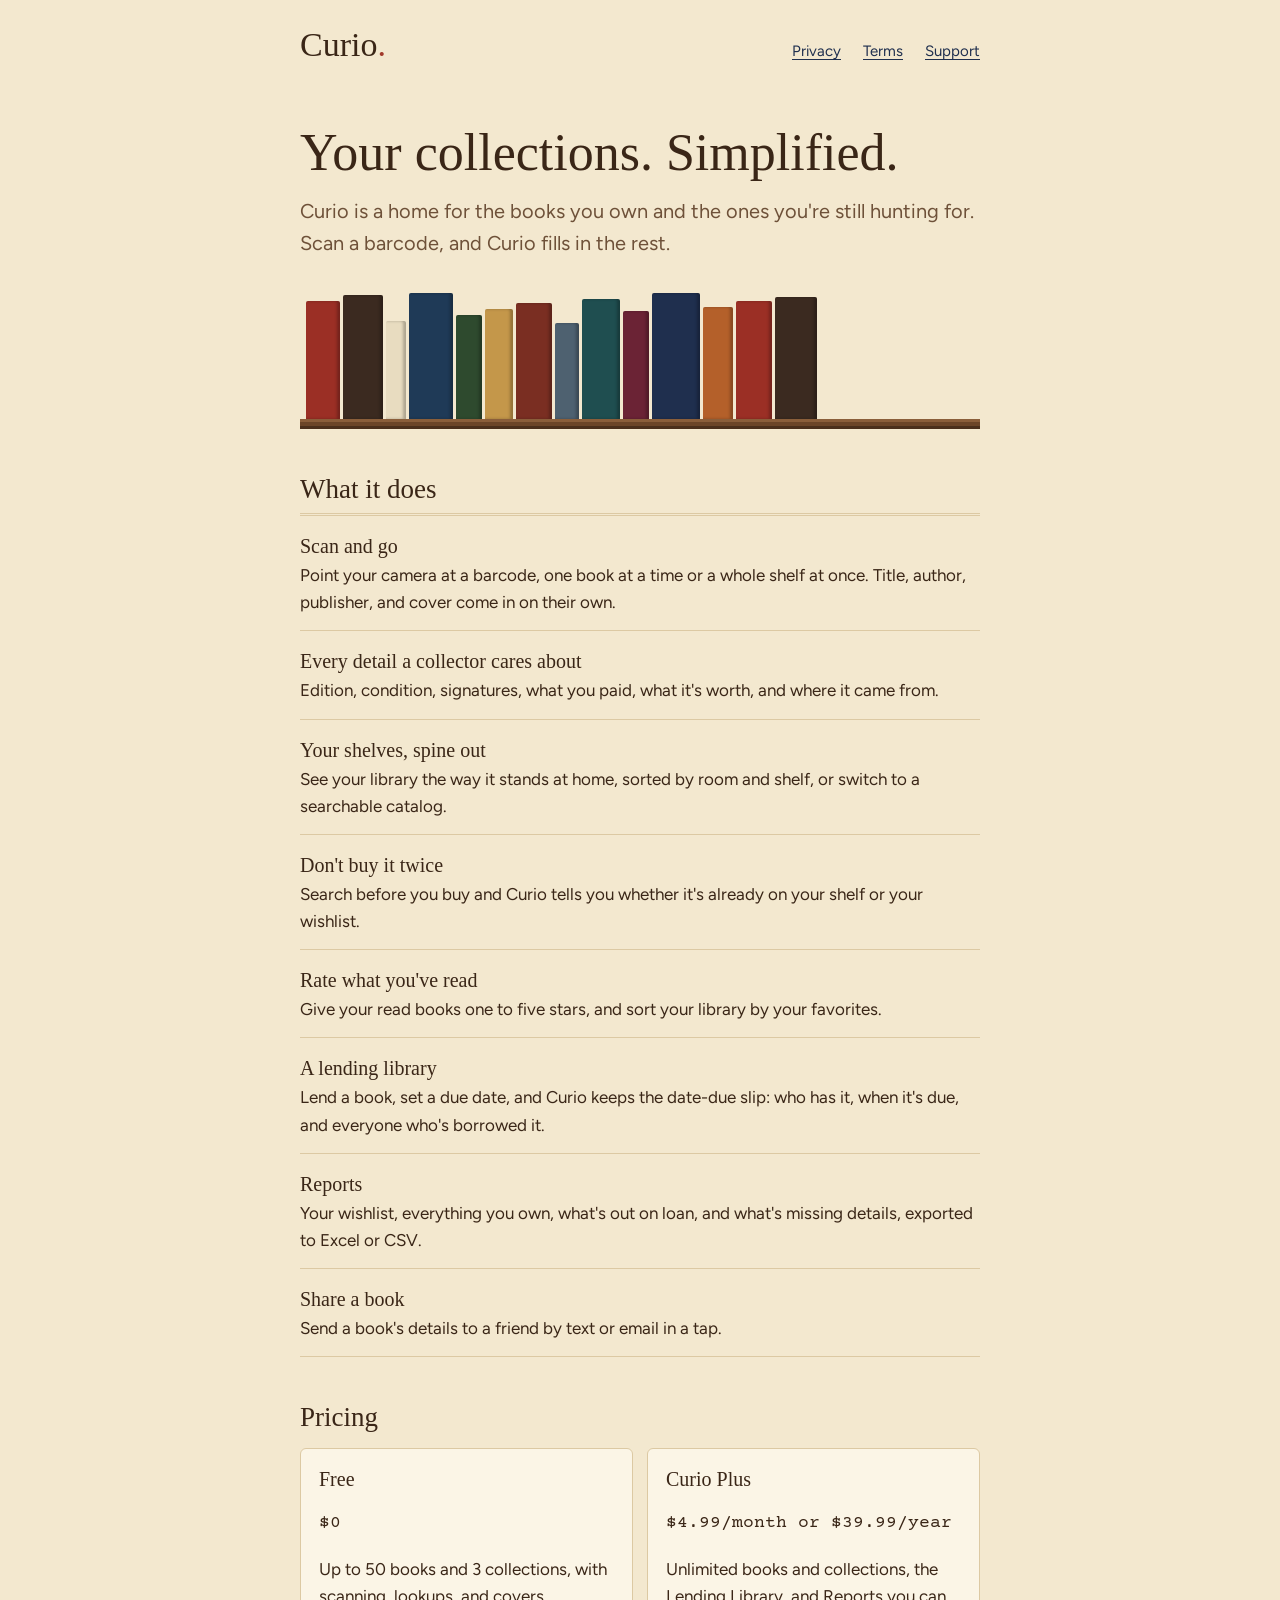
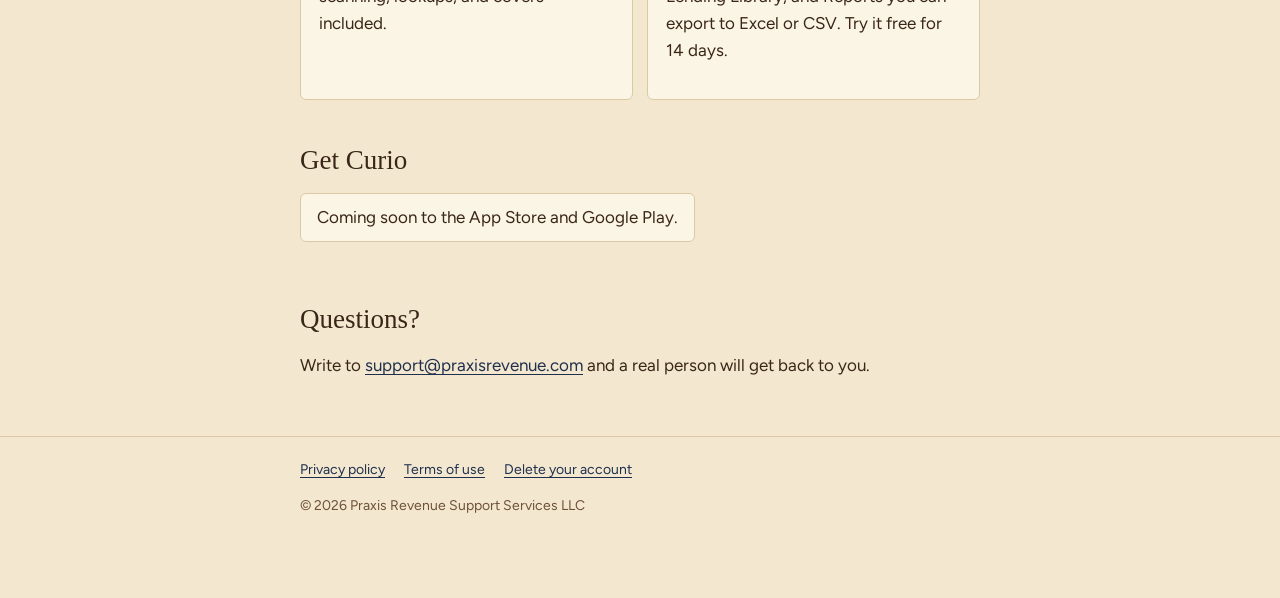
<file: index.html>
<!doctype html>
<html lang="en">
<head>
<meta charset="utf-8">
<meta name="viewport" content="width=device-width, initial-scale=1">
<title>Curio</title>
<meta http-equiv="refresh" content="0; url=curio/">
<link rel="canonical" href="https://janewayapplications.github.io/curio/">
</head>
<body>
<p><a href="curio/">Go to Curio</a></p>
</body>
</html>
</file>
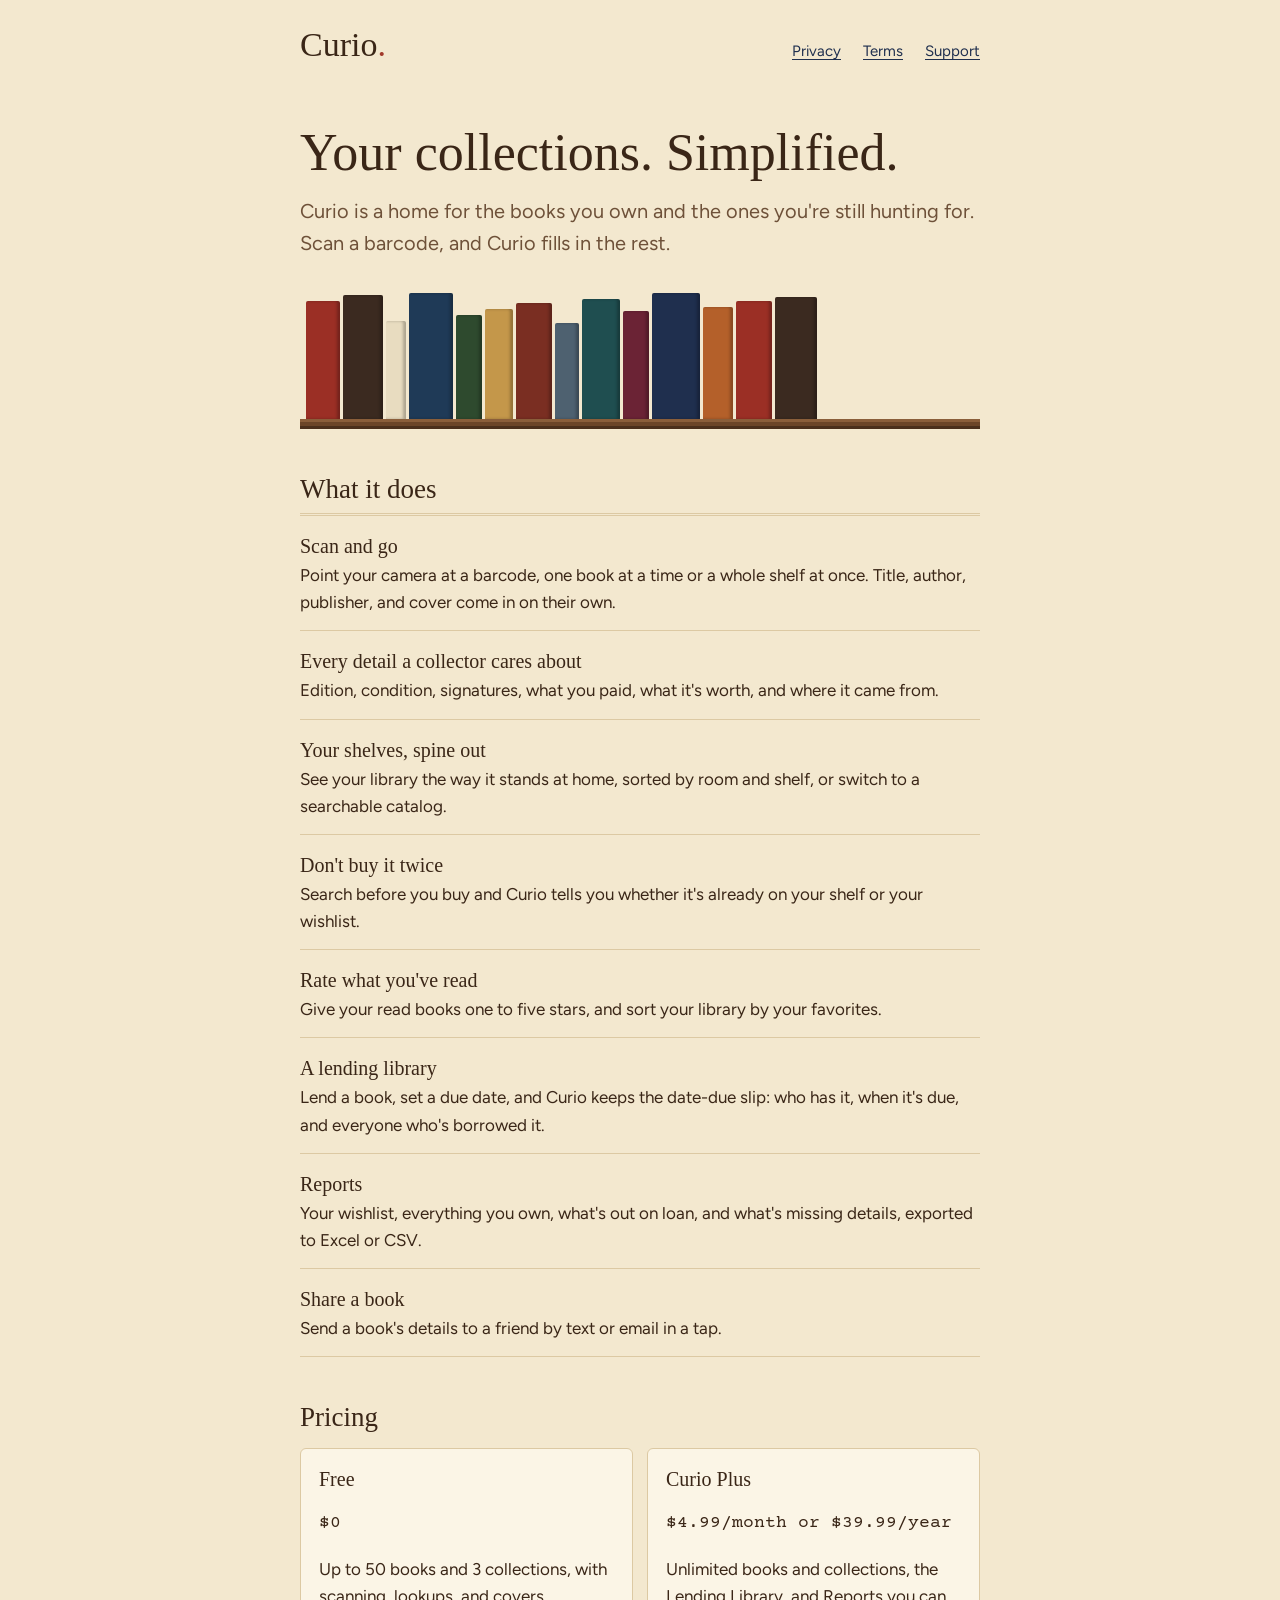
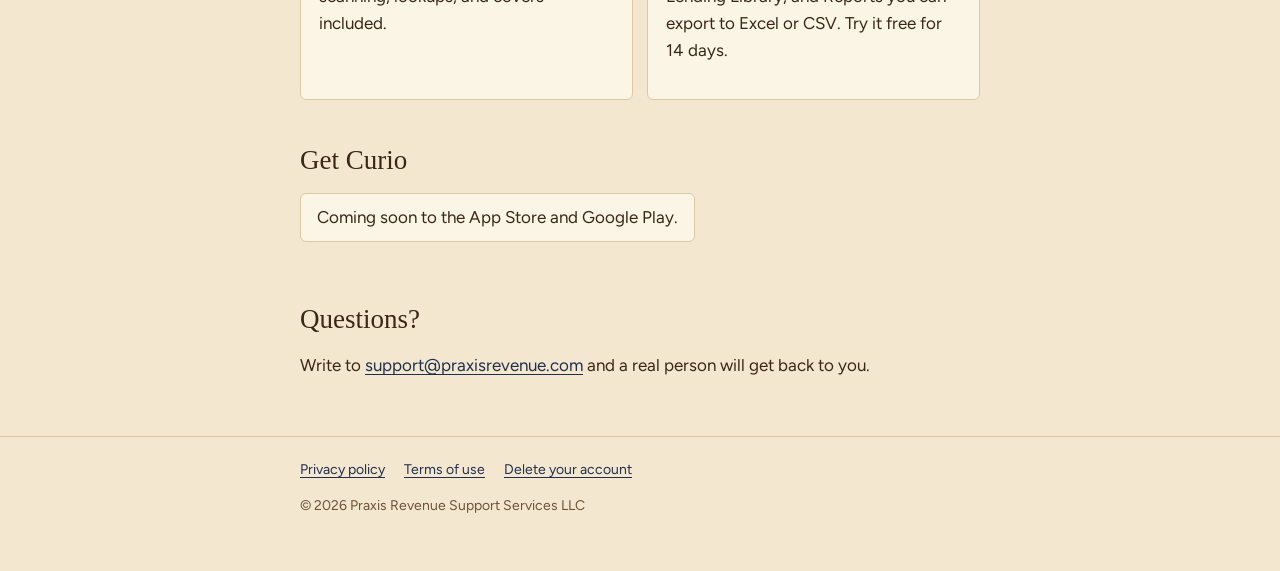
<file: curio/index.html>
<!doctype html>
<html lang="en">
<head>
<meta charset="utf-8">
<meta name="viewport" content="width=device-width, initial-scale=1">
<title>Curio: Your collections. Simplified.</title>
<meta name="description" content="Curio is a home for your book collection: scan barcodes, track editions and condition, and see your library on the shelf.">
<link rel="preconnect" href="https://fonts.googleapis.com">
<link rel="preconnect" href="https://fonts.gstatic.com" crossorigin>
<link rel="stylesheet" href="https://fonts.googleapis.com/css2?family=IM+Fell+English&family=Figtree:wght@400;600&family=Courier+Prime&display=swap">
<link rel="stylesheet" href="style.css">
</head>
<body>
<header class="site">
  <div class="wrap">
    <a class="wordmark" href="./">Curio<span>.</span></a>
    <nav class="site" aria-label="Site">
      <a href="privacy/">Privacy</a>
      <a href="terms/">Terms</a>
      <a href="mailto:support@praxisrevenue.com">Support</a>
    </nav>
  </div>
  <div class="wrap"><hr class="rule"></div>
</header>

<main class="wrap">
  <h1>Your collections. Simplified.</h1>
  <p class="lede">Curio is a home for the books you own and the ones you're still hunting for. Scan a barcode, and Curio fills in the rest.</p>

  <div class="shelf" aria-hidden="true">
    <i style="width:34px;height:118px;background:#9B2F25"></i>
    <i style="width:40px;height:124px;background:#3B2A20"></i>
    <i style="width:20px;height:98px;background:#E8DCC0"></i>
    <i style="width:44px;height:126px;background:#1F3A57"></i>
    <i style="width:26px;height:104px;background:#2E4A2E"></i>
    <i style="width:28px;height:110px;background:#C4974A"></i>
    <i style="width:36px;height:116px;background:#7A2E22"></i>
    <i style="width:24px;height:96px;background:#4E6170"></i>
    <i style="width:38px;height:120px;background:#1F4E50"></i>
    <i style="width:26px;height:108px;background:#6B2335"></i>
    <i style="width:48px;height:126px;background:#1F2F4E"></i>
    <i style="width:30px;height:112px;background:#B4602A"></i>
    <i style="width:36px;height:118px;background:#9B2F25"></i>
    <i style="width:42px;height:122px;background:#3B2A20"></i>
  </div>
  <div class="ledge" aria-hidden="true"></div>

  <h2>What it does</h2>
  <ul class="features">
    <li><strong>Scan and go</strong>Point your camera at a barcode, one book at a time or a whole shelf at once. Title, author, publisher, and cover come in on their own.</li>
    <li><strong>Every detail a collector cares about</strong>Edition, condition, signatures, what you paid, what it's worth, and where it came from.</li>
    <li><strong>Your shelves, spine out</strong>See your library the way it stands at home, sorted by room and shelf, or switch to a searchable catalog.</li>
    <li><strong>Don't buy it twice</strong>Search before you buy and Curio tells you whether it's already on your shelf or your wishlist.</li>
    <li><strong>Rate what you've read</strong>Give your read books one to five stars, and sort your library by your favorites.</li>
    <li><strong>A lending library</strong>Lend a book, set a due date, and Curio keeps the date-due slip: who has it, when it's due, and everyone who's borrowed it.</li>
    <li><strong>Reports</strong>Your wishlist, everything you own, what's out on loan, and what's missing details, exported to Excel or CSV.</li>
    <li><strong>Share a book</strong>Send a book's details to a friend by text or email in a tap.</li>
  </ul>

  <h2>Pricing</h2>
  <div class="plans">
    <div class="plan">
      <h3>Free</h3>
      <p class="price">$0</p>
      <p>Up to 50 books and 3 collections, with scanning, lookups, and covers included.</p>
    </div>
    <div class="plan">
      <h3>Curio Plus</h3>
      <p class="price">$4.99/month or $39.99/year</p>
      <p>Unlimited books and collections, the Lending Library, and Reports you can export to Excel or CSV. Try it free for 14 days.</p>
    </div>
  </div>

  <h2>Get Curio</h2>
  <p class="soon">Coming soon to the App Store and Google Play.</p>

  <h2>Questions?</h2>
  <p>Write to <a href="mailto:support@praxisrevenue.com">support@praxisrevenue.com</a> and a real person will get back to you.</p>
</main>

<footer class="site">
  <div class="wrap">
    <a href="privacy/">Privacy policy</a>
    <a href="terms/">Terms of use</a>
    <a href="delete-account/">Delete your account</a>
    <p>© 2026 Praxis Revenue Support Services LLC</p>
  </div>
</footer>
</body>
</html>
</file>
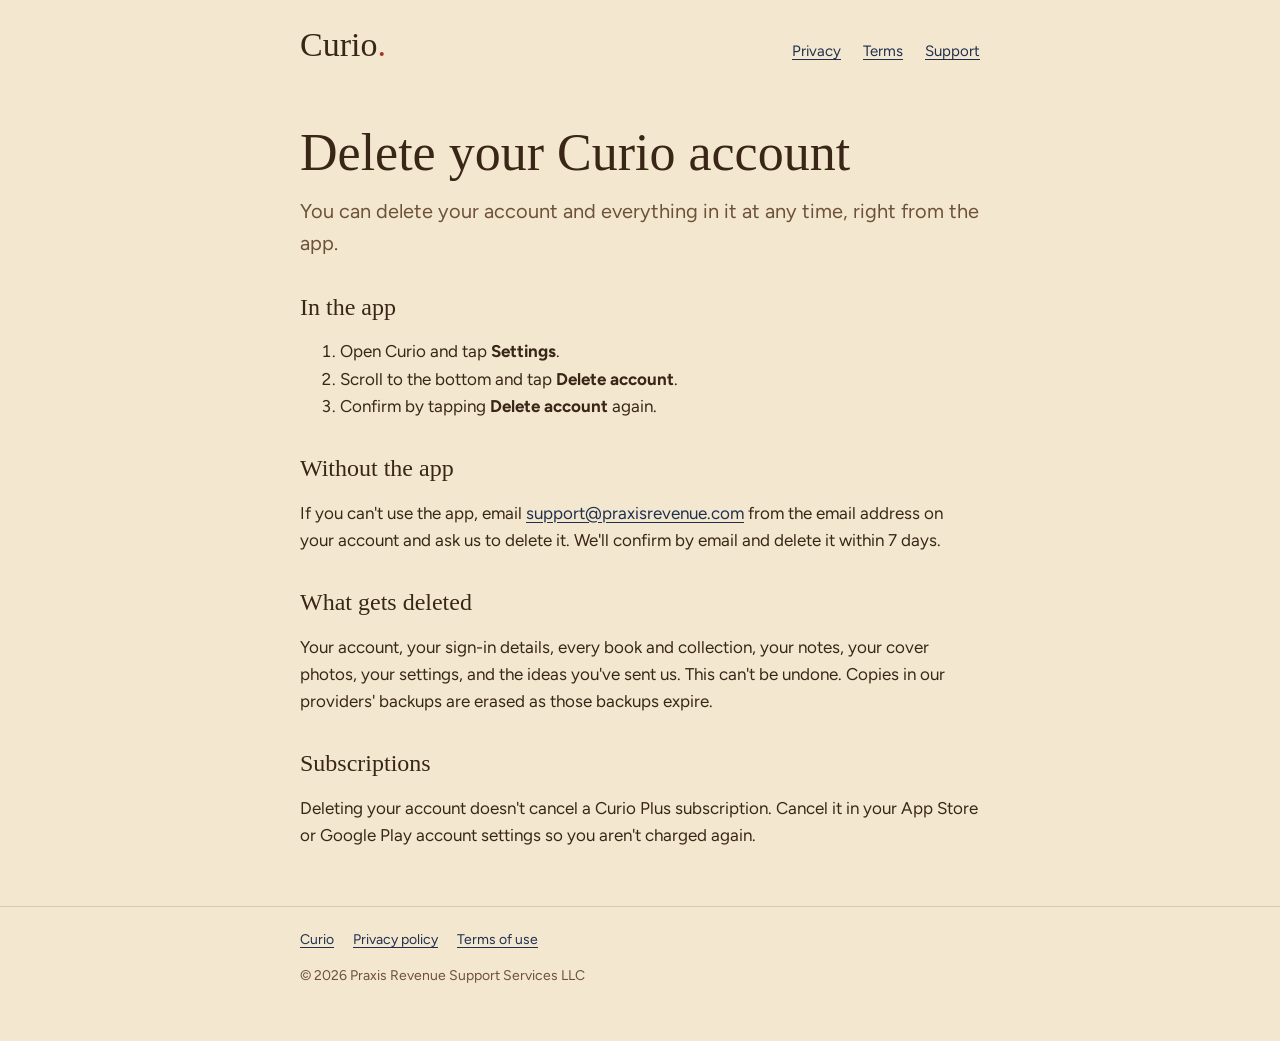
<file: curio/delete-account/index.html>
<!doctype html>
<html lang="en">
<head>
<meta charset="utf-8">
<meta name="viewport" content="width=device-width, initial-scale=1">
<title>Delete Your Account · Curio</title>
<meta name="description" content="How to delete your Curio account and what happens to your data.">
<link rel="preconnect" href="https://fonts.googleapis.com">
<link rel="preconnect" href="https://fonts.gstatic.com" crossorigin>
<link rel="stylesheet" href="https://fonts.googleapis.com/css2?family=IM+Fell+English&family=Figtree:wght@400;600&family=Courier+Prime&display=swap">
<link rel="stylesheet" href="../style.css">
</head>
<body>
<header class="site">
  <div class="wrap">
    <a class="wordmark" href="../">Curio<span>.</span></a>
    <nav class="site" aria-label="Site">
      <a href="../privacy/">Privacy</a>
      <a href="../terms/">Terms</a>
      <a href="mailto:support@praxisrevenue.com">Support</a>
    </nav>
  </div>
  <div class="wrap"><hr class="rule"></div>
</header>

<main class="wrap doc">
  <h1>Delete your Curio account</h1>
  <p class="lede">You can delete your account and everything in it at any time, right from the app.</p>

  <h2>In the app</h2>
  <ol>
    <li>Open Curio and tap <strong>Settings</strong>.</li>
    <li>Scroll to the bottom and tap <strong>Delete account</strong>.</li>
    <li>Confirm by tapping <strong>Delete account</strong> again.</li>
  </ol>

  <h2>Without the app</h2>
  <p>If you can't use the app, email <a href="mailto:support@praxisrevenue.com?subject=Delete%20my%20Curio%20account">support@praxisrevenue.com</a> from the email address on your account and ask us to delete it. We'll confirm by email and delete it within 7 days.</p>

  <h2>What gets deleted</h2>
  <p>Your account, your sign-in details, every book and collection, your notes, your cover photos, your settings, and the ideas you've sent us. This can't be undone. Copies in our providers' backups are erased as those backups expire.</p>

  <h2>Subscriptions</h2>
  <p>Deleting your account doesn't cancel a Curio Plus subscription. Cancel it in your App Store or Google Play account settings so you aren't charged again.</p>
</main>

<footer class="site">
  <div class="wrap">
    <a href="../">Curio</a>
    <a href="../privacy/">Privacy policy</a>
    <a href="../terms/">Terms of use</a>
    <p>© 2026 Praxis Revenue Support Services LLC</p>
  </div>
</footer>
</body>
</html>
</file>
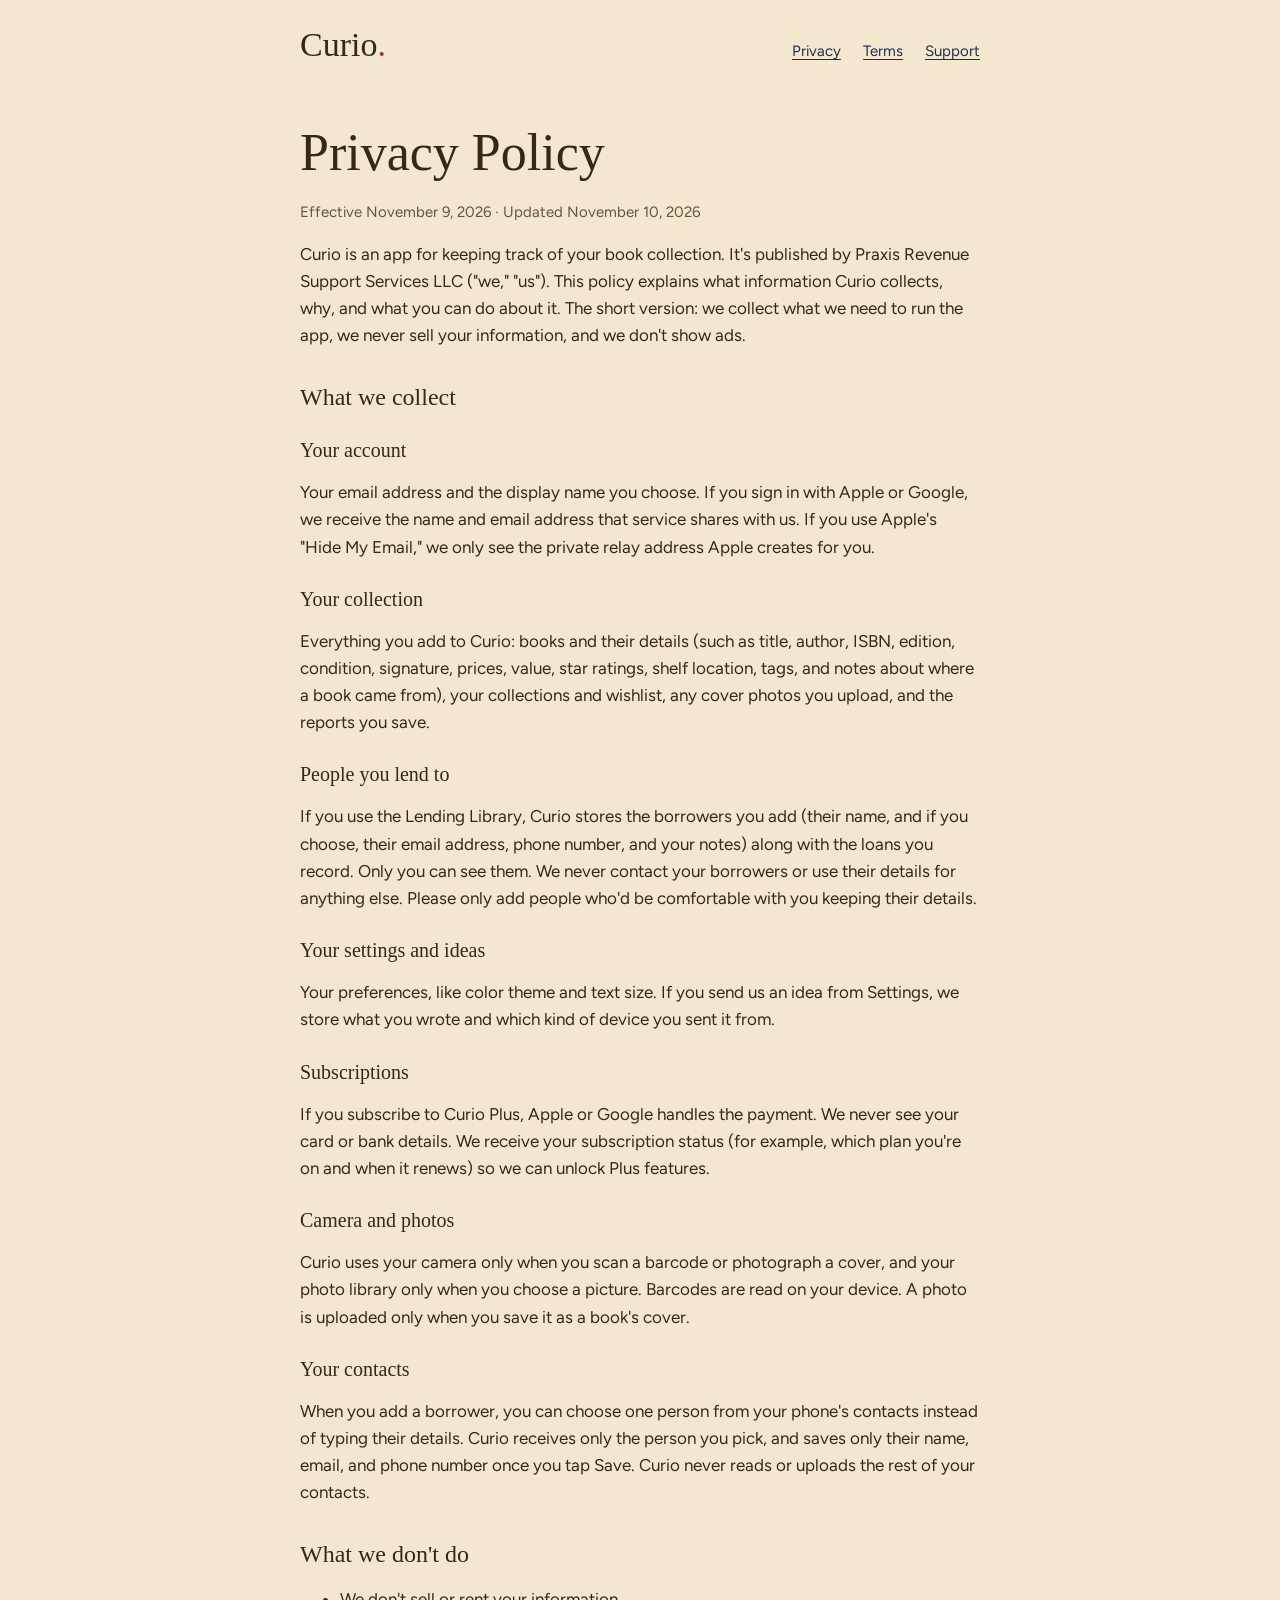
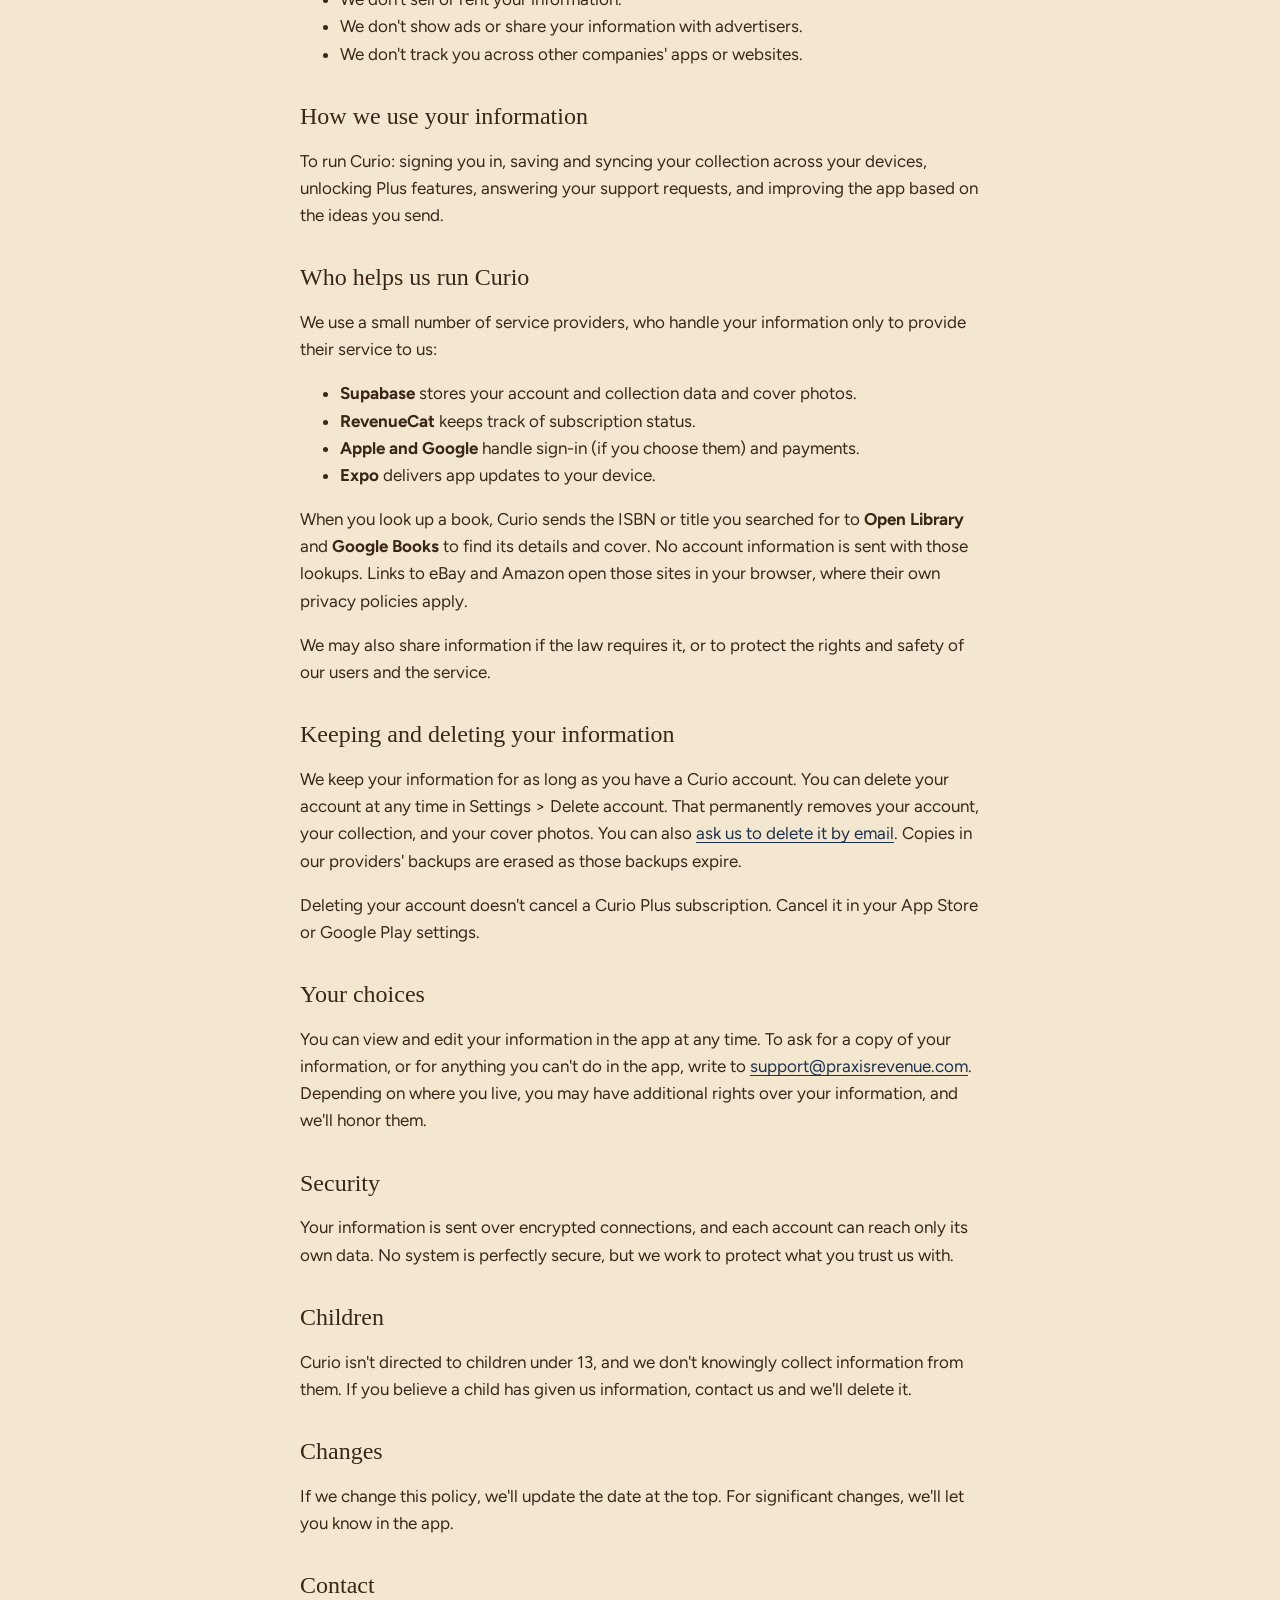
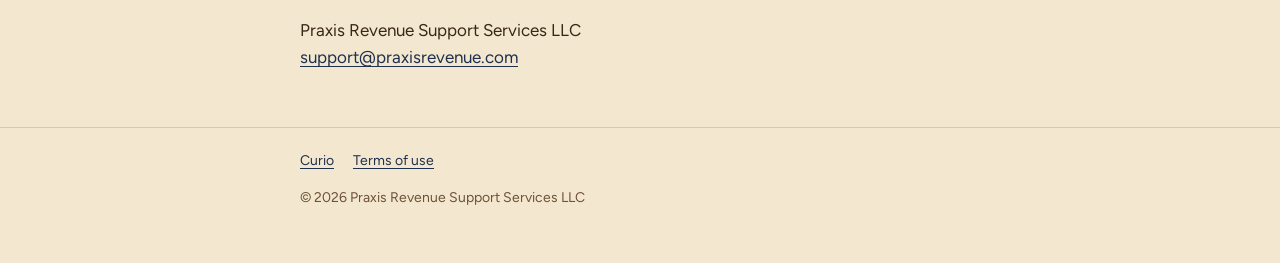
<file: curio/privacy/index.html>
<!doctype html>
<html lang="en">
<head>
<meta charset="utf-8">
<meta name="viewport" content="width=device-width, initial-scale=1">
<title>Privacy Policy · Curio</title>
<meta name="description" content="How Curio handles your information.">
<link rel="preconnect" href="https://fonts.googleapis.com">
<link rel="preconnect" href="https://fonts.gstatic.com" crossorigin>
<link rel="stylesheet" href="https://fonts.googleapis.com/css2?family=IM+Fell+English&family=Figtree:wght@400;600&family=Courier+Prime&display=swap">
<link rel="stylesheet" href="../style.css">
</head>
<body>
<header class="site">
  <div class="wrap">
    <a class="wordmark" href="../">Curio<span>.</span></a>
    <nav class="site" aria-label="Site">
      <a href="./" aria-current="page">Privacy</a>
      <a href="../terms/">Terms</a>
      <a href="mailto:support@praxisrevenue.com">Support</a>
    </nav>
  </div>
  <div class="wrap"><hr class="rule"></div>
</header>

<main class="wrap doc">
  <h1>Privacy Policy</h1>
  <p class="meta">Effective November 9, 2026 · Updated November 10, 2026</p>

  <p>Curio is an app for keeping track of your book collection. It's published by Praxis Revenue Support Services LLC ("we," "us"). This policy explains what information Curio collects, why, and what you can do about it. The short version: we collect what we need to run the app, we never sell your information, and we don't show ads.</p>

  <h2>What we collect</h2>
  <h3>Your account</h3>
  <p>Your email address and the display name you choose. If you sign in with Apple or Google, we receive the name and email address that service shares with us. If you use Apple's "Hide My Email," we only see the private relay address Apple creates for you.</p>

  <h3>Your collection</h3>
  <p>Everything you add to Curio: books and their details (such as title, author, ISBN, edition, condition, signature, prices, value, star ratings, shelf location, tags, and notes about where a book came from), your collections and wishlist, any cover photos you upload, and the reports you save.</p>

  <h3>People you lend to</h3>
  <p>If you use the Lending Library, Curio stores the borrowers you add (their name, and if you choose, their email address, phone number, and your notes) along with the loans you record. Only you can see them. We never contact your borrowers or use their details for anything else. Please only add people who'd be comfortable with you keeping their details.</p>

  <h3>Your settings and ideas</h3>
  <p>Your preferences, like color theme and text size. If you send us an idea from Settings, we store what you wrote and which kind of device you sent it from.</p>

  <h3>Subscriptions</h3>
  <p>If you subscribe to Curio Plus, Apple or Google handles the payment. We never see your card or bank details. We receive your subscription status (for example, which plan you're on and when it renews) so we can unlock Plus features.</p>

  <h3>Camera and photos</h3>
  <p>Curio uses your camera only when you scan a barcode or photograph a cover, and your photo library only when you choose a picture. Barcodes are read on your device. A photo is uploaded only when you save it as a book's cover.</p>

  <h3>Your contacts</h3>
  <p>When you add a borrower, you can choose one person from your phone's contacts instead of typing their details. Curio receives only the person you pick, and saves only their name, email, and phone number once you tap Save. Curio never reads or uploads the rest of your contacts.</p>

  <h2>What we don't do</h2>
  <ul>
    <li>We don't sell or rent your information.</li>
    <li>We don't show ads or share your information with advertisers.</li>
    <li>We don't track you across other companies' apps or websites.</li>
  </ul>

  <h2>How we use your information</h2>
  <p>To run Curio: signing you in, saving and syncing your collection across your devices, unlocking Plus features, answering your support requests, and improving the app based on the ideas you send.</p>

  <h2>Who helps us run Curio</h2>
  <p>We use a small number of service providers, who handle your information only to provide their service to us:</p>
  <ul>
    <li><strong>Supabase</strong> stores your account and collection data and cover photos.</li>
    <li><strong>RevenueCat</strong> keeps track of subscription status.</li>
    <li><strong>Apple and Google</strong> handle sign-in (if you choose them) and payments.</li>
    <li><strong>Expo</strong> delivers app updates to your device.</li>
  </ul>
  <p>When you look up a book, Curio sends the ISBN or title you searched for to <strong>Open Library</strong> and <strong>Google Books</strong> to find its details and cover. No account information is sent with those lookups. Links to eBay and Amazon open those sites in your browser, where their own privacy policies apply.</p>
  <p>We may also share information if the law requires it, or to protect the rights and safety of our users and the service.</p>

  <h2>Keeping and deleting your information</h2>
  <p>We keep your information for as long as you have a Curio account. You can delete your account at any time in Settings &gt; Delete account. That permanently removes your account, your collection, and your cover photos. You can also <a href="../delete-account/">ask us to delete it by email</a>. Copies in our providers' backups are erased as those backups expire.</p>
  <p>Deleting your account doesn't cancel a Curio Plus subscription. Cancel it in your App Store or Google Play settings.</p>

  <h2>Your choices</h2>
  <p>You can view and edit your information in the app at any time. To ask for a copy of your information, or for anything you can't do in the app, write to <a href="mailto:support@praxisrevenue.com">support@praxisrevenue.com</a>. Depending on where you live, you may have additional rights over your information, and we'll honor them.</p>

  <h2>Security</h2>
  <p>Your information is sent over encrypted connections, and each account can reach only its own data. No system is perfectly secure, but we work to protect what you trust us with.</p>

  <h2>Children</h2>
  <p>Curio isn't directed to children under 13, and we don't knowingly collect information from them. If you believe a child has given us information, contact us and we'll delete it.</p>

  <h2>Changes</h2>
  <p>If we change this policy, we'll update the date at the top. For significant changes, we'll let you know in the app.</p>

  <h2>Contact</h2>
  <p>Praxis Revenue Support Services LLC<br><a href="mailto:support@praxisrevenue.com">support@praxisrevenue.com</a></p>
</main>

<footer class="site">
  <div class="wrap">
    <a href="../">Curio</a>
    <a href="../terms/">Terms of use</a>
    <p>© 2026 Praxis Revenue Support Services LLC</p>
  </div>
</footer>
</body>
</html>
</file>
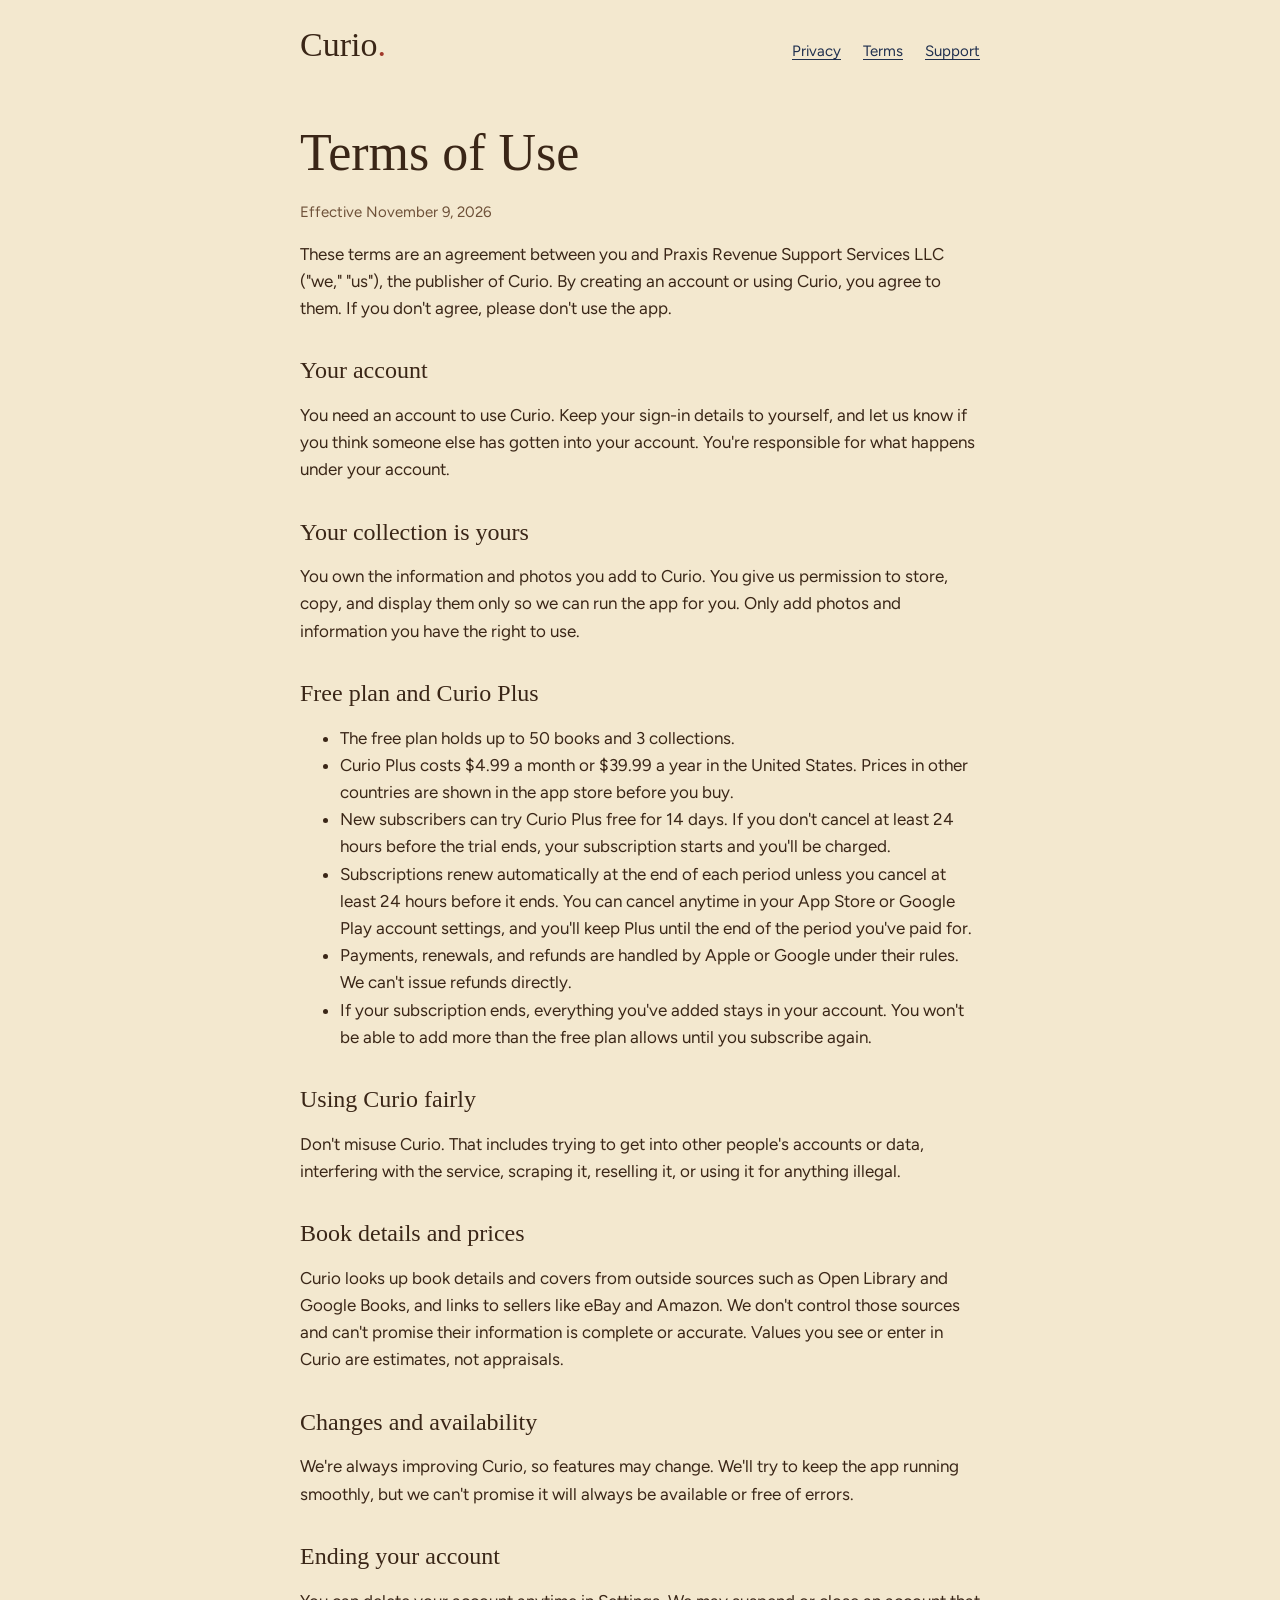
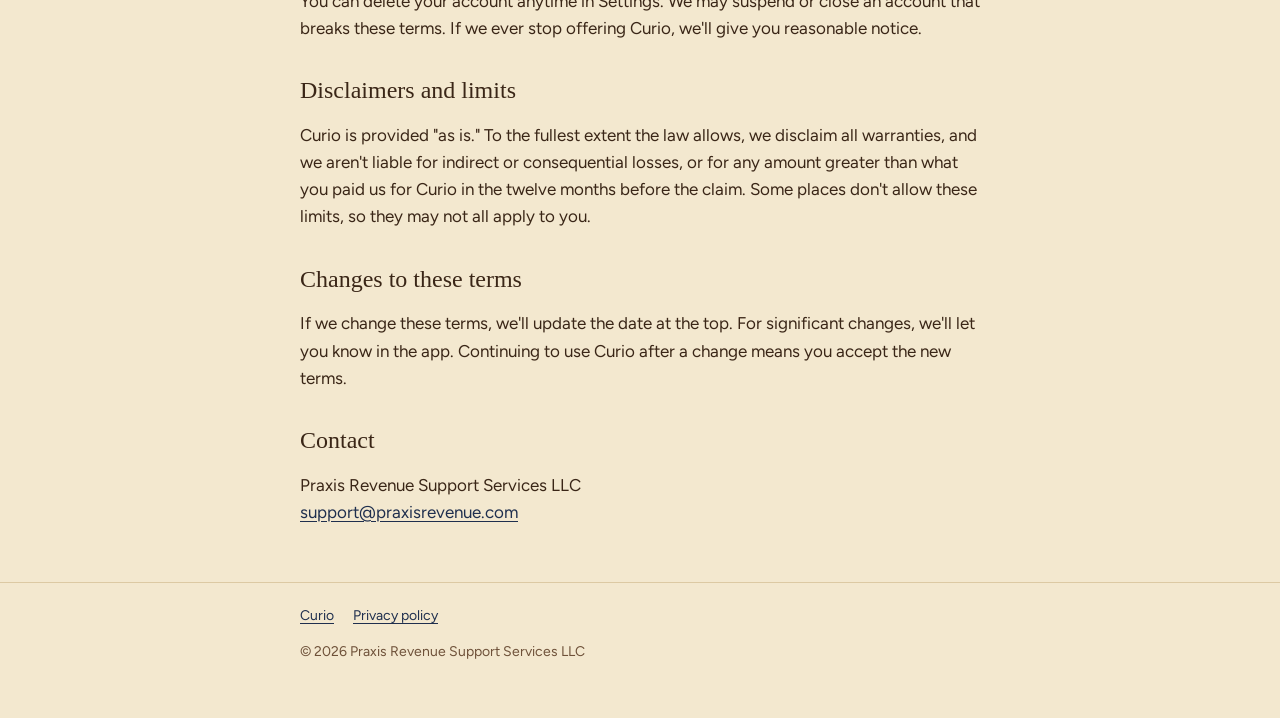
<file: curio/terms/index.html>
<!doctype html>
<html lang="en">
<head>
<meta charset="utf-8">
<meta name="viewport" content="width=device-width, initial-scale=1">
<title>Terms of Use · Curio</title>
<meta name="description" content="The terms for using Curio.">
<link rel="preconnect" href="https://fonts.googleapis.com">
<link rel="preconnect" href="https://fonts.gstatic.com" crossorigin>
<link rel="stylesheet" href="https://fonts.googleapis.com/css2?family=IM+Fell+English&family=Figtree:wght@400;600&family=Courier+Prime&display=swap">
<link rel="stylesheet" href="../style.css">
</head>
<body>
<header class="site">
  <div class="wrap">
    <a class="wordmark" href="../">Curio<span>.</span></a>
    <nav class="site" aria-label="Site">
      <a href="../privacy/">Privacy</a>
      <a href="./" aria-current="page">Terms</a>
      <a href="mailto:support@praxisrevenue.com">Support</a>
    </nav>
  </div>
  <div class="wrap"><hr class="rule"></div>
</header>

<main class="wrap doc">
  <h1>Terms of Use</h1>
  <p class="meta">Effective November 9, 2026</p>

  <p>These terms are an agreement between you and Praxis Revenue Support Services LLC ("we," "us"), the publisher of Curio. By creating an account or using Curio, you agree to them. If you don't agree, please don't use the app.</p>

  <h2>Your account</h2>
  <p>You need an account to use Curio. Keep your sign-in details to yourself, and let us know if you think someone else has gotten into your account. You're responsible for what happens under your account.</p>

  <h2>Your collection is yours</h2>
  <p>You own the information and photos you add to Curio. You give us permission to store, copy, and display them only so we can run the app for you. Only add photos and information you have the right to use.</p>

  <h2>Free plan and Curio Plus</h2>
  <ul>
    <li>The free plan holds up to 50 books and 3 collections.</li>
    <li>Curio Plus costs $4.99 a month or $39.99 a year in the United States. Prices in other countries are shown in the app store before you buy.</li>
    <li>New subscribers can try Curio Plus free for 14 days. If you don't cancel at least 24 hours before the trial ends, your subscription starts and you'll be charged.</li>
    <li>Subscriptions renew automatically at the end of each period unless you cancel at least 24 hours before it ends. You can cancel anytime in your App Store or Google Play account settings, and you'll keep Plus until the end of the period you've paid for.</li>
    <li>Payments, renewals, and refunds are handled by Apple or Google under their rules. We can't issue refunds directly.</li>
    <li>If your subscription ends, everything you've added stays in your account. You won't be able to add more than the free plan allows until you subscribe again.</li>
  </ul>

  <h2>Using Curio fairly</h2>
  <p>Don't misuse Curio. That includes trying to get into other people's accounts or data, interfering with the service, scraping it, reselling it, or using it for anything illegal.</p>

  <h2>Book details and prices</h2>
  <p>Curio looks up book details and covers from outside sources such as Open Library and Google Books, and links to sellers like eBay and Amazon. We don't control those sources and can't promise their information is complete or accurate. Values you see or enter in Curio are estimates, not appraisals.</p>

  <h2>Changes and availability</h2>
  <p>We're always improving Curio, so features may change. We'll try to keep the app running smoothly, but we can't promise it will always be available or free of errors.</p>

  <h2>Ending your account</h2>
  <p>You can delete your account anytime in Settings. We may suspend or close an account that breaks these terms. If we ever stop offering Curio, we'll give you reasonable notice.</p>

  <h2>Disclaimers and limits</h2>
  <p>Curio is provided "as is." To the fullest extent the law allows, we disclaim all warranties, and we aren't liable for indirect or consequential losses, or for any amount greater than what you paid us for Curio in the twelve months before the claim. Some places don't allow these limits, so they may not all apply to you.</p>

  <h2>Changes to these terms</h2>
  <p>If we change these terms, we'll update the date at the top. For significant changes, we'll let you know in the app. Continuing to use Curio after a change means you accept the new terms.</p>

  <h2>Contact</h2>
  <p>Praxis Revenue Support Services LLC<br><a href="mailto:support@praxisrevenue.com">support@praxisrevenue.com</a></p>
</main>

<footer class="site">
  <div class="wrap">
    <a href="../">Curio</a>
    <a href="../privacy/">Privacy policy</a>
    <p>© 2026 Praxis Revenue Support Services LLC</p>
  </div>
</footer>
</body>
</html>
</file>
<file: curio/style.css>
:root {
  --bg: #F3E8CF;
  --surface: #FBF5E6;
  --text: #3A2617;
  --muted: #6E5139;
  --line: #DCC9A3;
  --navy: #1F2F4E;
  --rust: #A23A2B;
  --wood: #6B4528;
}
@media (prefers-color-scheme: dark) {
  :root {
    --bg: #141A26;
    --surface: #1C2332;
    --text: #EDE4D0;
    --muted: #B3A893;
    --line: #323B4E;
    --navy: #A9BCE0;
    --rust: #E08A6E;
    --wood: #8A5E3A;
  }
}
* { box-sizing: border-box; }
html { -webkit-text-size-adjust: 100%; }
body {
  margin: 0;
  background: var(--bg);
  color: var(--text);
  font: 17px/1.6 Figtree, system-ui, -apple-system, "Segoe UI", sans-serif;
}
a { color: var(--navy); text-underline-offset: 3px; }
a:hover { color: var(--rust); }
.wrap { max-width: 720px; margin: 0 auto; padding: 0 20px; }
header.site { padding: 28px 0 0; }
header.site .wrap { display: flex; justify-content: space-between; align-items: baseline; gap: 16px; flex-wrap: wrap; }
.wordmark { font-family: "IM Fell English", Georgia, serif; font-size: 34px; color: var(--text); text-decoration: none; line-height: 1; }
.wordmark span { color: var(--rust); }
nav.site a { margin-left: 18px; font-size: 15px; }
nav.site a:first-child { margin-left: 0; }
.rule { border: 0; border-top: 1px solid var(--line); border-bottom: 1px solid var(--line); height: 4px; margin: 14px 0 0; }
h1, h2, h3 { font-family: "IM Fell English", Georgia, serif; font-weight: 400; line-height: 1.2; }
h1 { font-size: clamp(34px, 7vw, 52px); margin: 40px 0 10px; }
h2 { font-size: 27px; margin: 44px 0 8px; }
h3 { font-size: 20px; margin: 26px 0 4px; }
p, li { max-width: 65ch; }
.lede { font-size: 20px; color: var(--muted); margin: 0 0 24px; }
.shelf { display: flex; align-items: flex-end; gap: 3px; height: 130px; padding: 0 6px; margin: 30px 0 0; overflow: hidden; }
.shelf i { display: block; border-radius: 2px 2px 0 0; box-shadow: inset -3px 0 3px rgba(0,0,0,.25); }
.ledge { height: 10px; background: var(--wood); border-top: 3px solid #8A5E3A; border-bottom: 3px solid #4A2F1B; }
.features { list-style: none; padding: 0; margin: 0; border-top: 3px double var(--line); }
.features li { padding: 14px 0; border-bottom: 1px solid var(--line); }
.features strong { font-family: "IM Fell English", Georgia, serif; font-weight: 400; font-size: 20px; display: block; }
.plans { display: grid; grid-template-columns: repeat(auto-fit, minmax(220px, 1fr)); gap: 14px; margin-top: 14px; }
.plan { background: var(--surface); border: 1px solid var(--line); border-radius: 6px; padding: 18px; }
.plan h3 { margin-top: 0; }
.price { font-family: "Courier Prime", "Courier New", monospace; font-size: 18px; }
.soon { display: inline-block; margin-top: 8px; padding: 10px 16px; border: 1px solid var(--line); border-radius: 6px; background: var(--surface); }
.doc h2 { font-size: 24px; margin-top: 34px; }
.meta { color: var(--muted); font-size: 15px; }
footer.site { margin: 56px 0 0; padding: 22px 0 40px; border-top: 1px solid var(--line); font-size: 14px; color: var(--muted); }
footer.site a { margin-right: 16px; }
</file>
